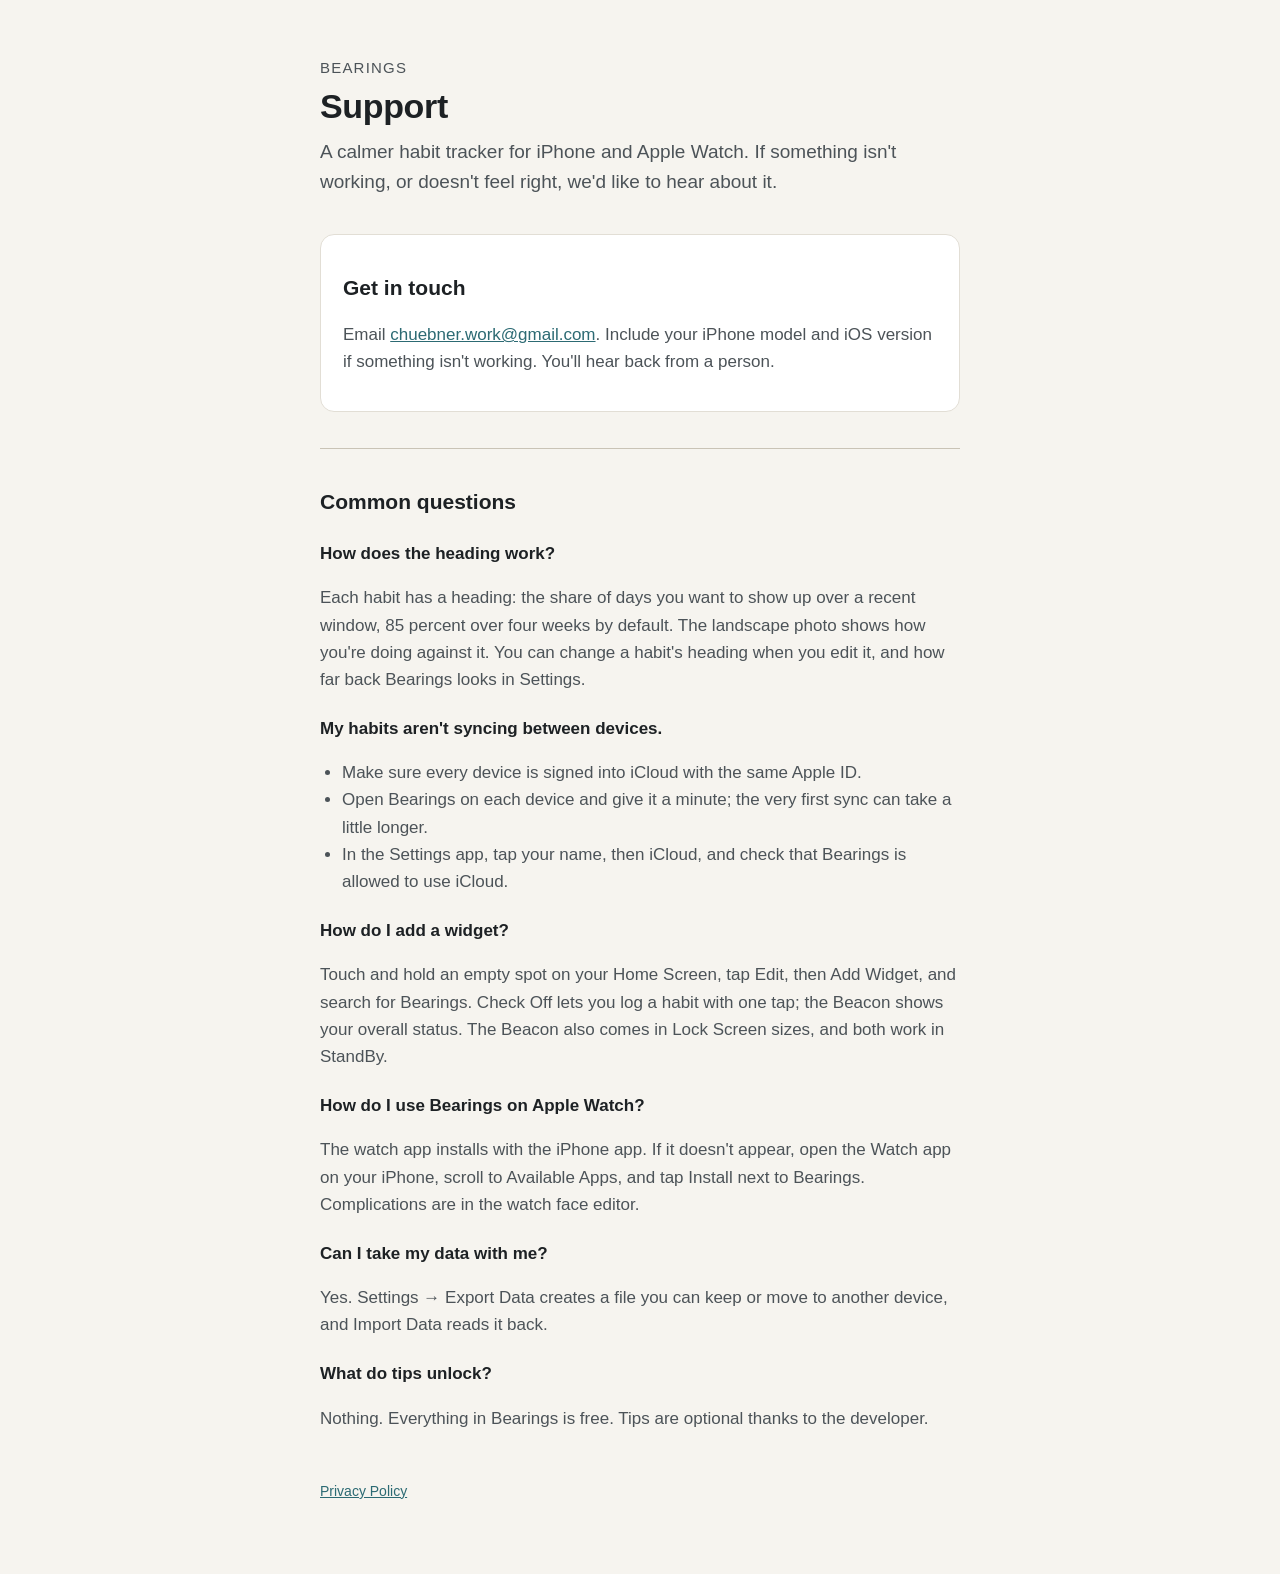
<file: index.html>
<!doctype html>
<html lang="en">
<head>
<meta charset="utf-8">
<meta name="viewport" content="width=device-width, initial-scale=1">
<title>Bearings Support</title>
<meta name="description" content="Help and contact for Bearings, a calmer habit tracker for iPhone and Apple Watch.">
<link rel="stylesheet" href="style.css">
</head>
<body>
<main>
  <header>
    <div class="mark">Bearings</div>
    <h1>Support</h1>
    <p class="lede">A calmer habit tracker for iPhone and Apple Watch. If something isn't working, or doesn't feel right, we'd like to hear about it.</p>
  </header>

  <div class="card">
    <h2>Get in touch</h2>
    <p>Email <a href="mailto:chuebner.work@gmail.com">chuebner.work@gmail.com</a>. Include your iPhone model and iOS version if something isn't working. You'll hear back from a person.</p>
  </div>

  <hr class="horizon">

  <h2>Common questions</h2>

  <h3>How does the heading work?</h3>
  <p>Each habit has a heading: the share of days you want to show up over a recent window, 85 percent over four weeks by default. The landscape photo shows how you're doing against it. You can change a habit's heading when you edit it, and how far back Bearings looks in Settings.</p>

  <h3>My habits aren't syncing between devices.</h3>
  <ul>
    <li>Make sure every device is signed into iCloud with the same Apple ID.</li>
    <li>Open Bearings on each device and give it a minute; the very first sync can take a little longer.</li>
    <li>In the Settings app, tap your name, then iCloud, and check that Bearings is allowed to use iCloud.</li>
  </ul>

  <h3>How do I add a widget?</h3>
  <p>Touch and hold an empty spot on your Home Screen, tap Edit, then Add Widget, and search for Bearings. Check Off lets you log a habit with one tap; the Beacon shows your overall status. The Beacon also comes in Lock Screen sizes, and both work in StandBy.</p>

  <h3>How do I use Bearings on Apple Watch?</h3>
  <p>The watch app installs with the iPhone app. If it doesn't appear, open the Watch app on your iPhone, scroll to Available Apps, and tap Install next to Bearings. Complications are in the watch face editor.</p>

  <h3>Can I take my data with me?</h3>
  <p>Yes. Settings → Export Data creates a file you can keep or move to another device, and Import Data reads it back.</p>

  <h3>What do tips unlock?</h3>
  <p>Nothing. Everything in Bearings is free. Tips are optional thanks to the developer.</p>

  <footer>
    <a href="privacy.html">Privacy Policy</a>
  </footer>
</main>
</body>
</html>
</file>
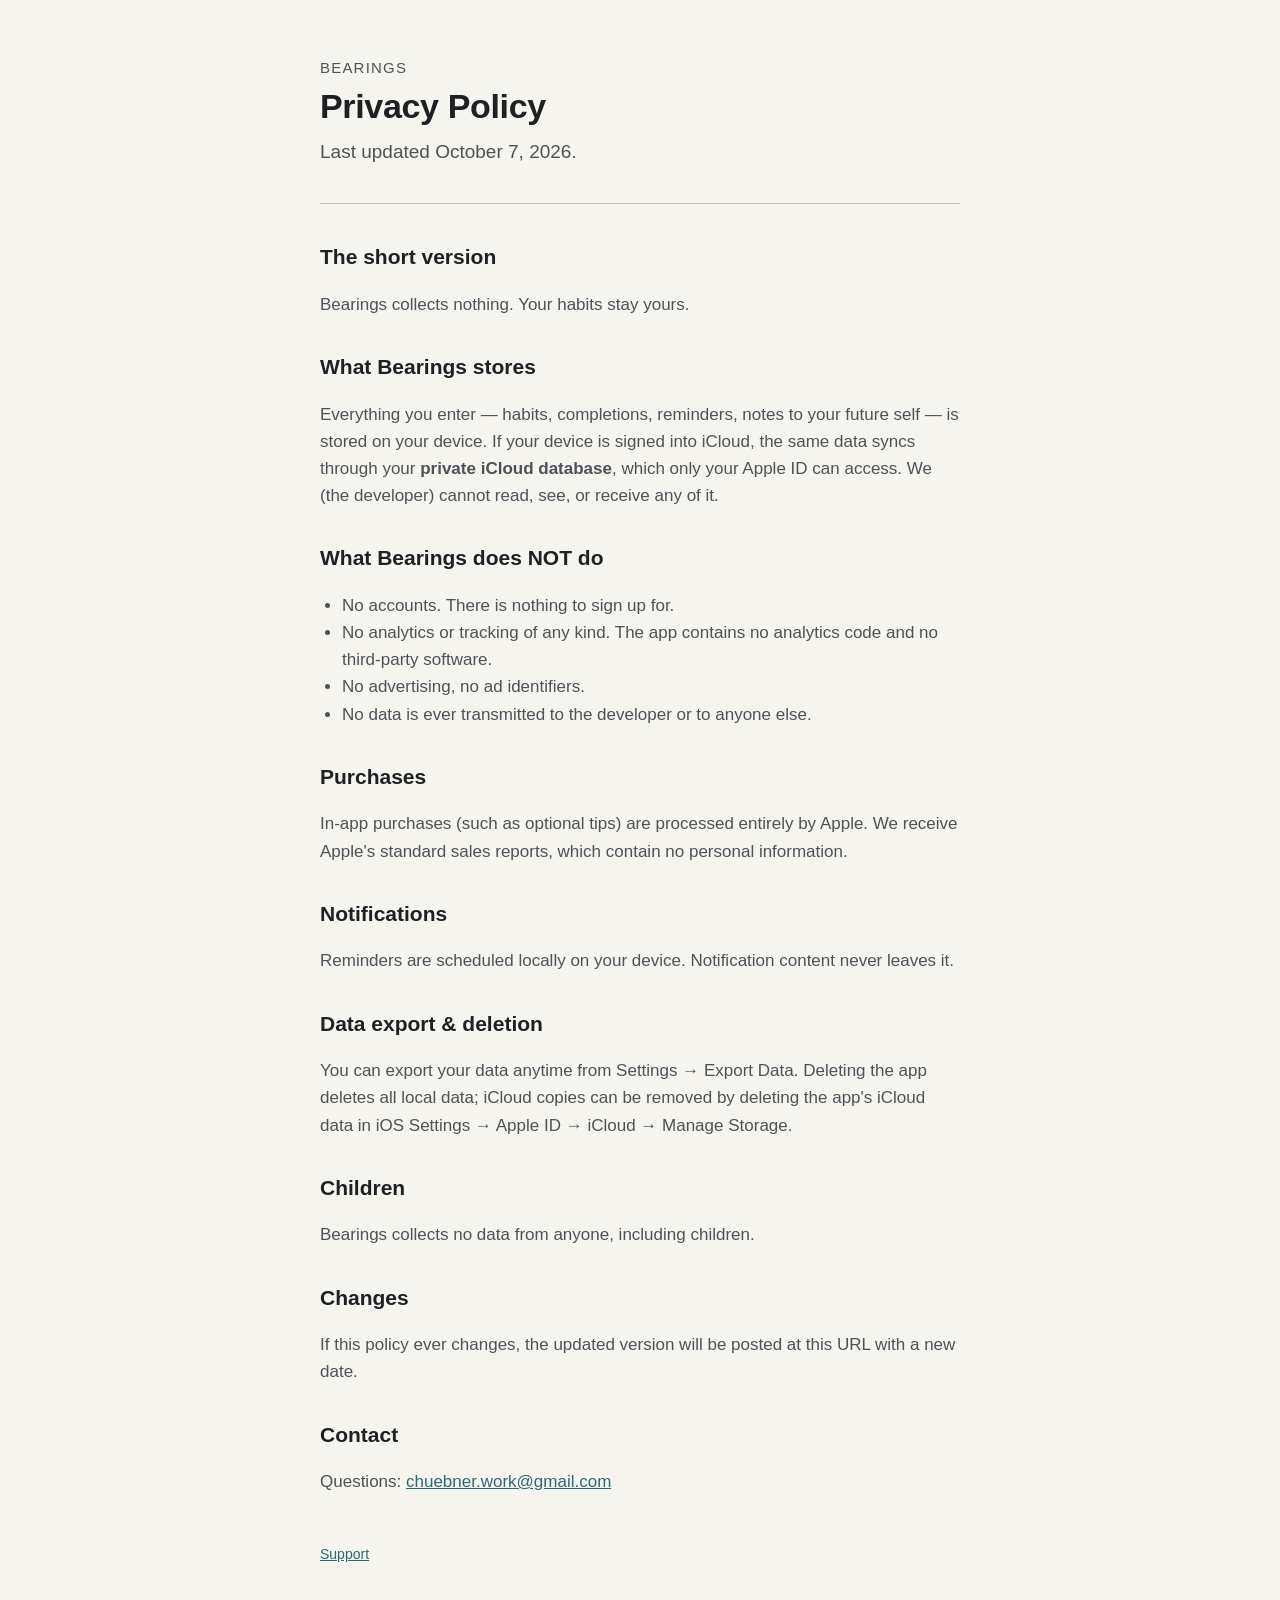
<file: privacy.html>
<!doctype html>
<html lang="en">
<head>
<meta charset="utf-8">
<meta name="viewport" content="width=device-width, initial-scale=1">
<title>Bearings Privacy Policy</title>
<meta name="description" content="Bearings collects nothing. Your habits stay yours.">
<link rel="stylesheet" href="style.css">
</head>
<body>
<main>
  <header>
    <div class="mark">Bearings</div>
    <h1>Privacy Policy</h1>
    <p class="lede">Last updated October 7, 2026.</p>
  </header>
  <hr class="horizon">
  <h2>The short version</h2>
  <p>Bearings collects nothing. Your habits stay yours.</p>
  <h2>What Bearings stores</h2>
  <p>Everything you enter — habits, completions, reminders, notes to your future self — is stored on your device. If your device is signed into iCloud, the same data syncs through your <strong>private iCloud database</strong>, which only your Apple ID can access. We (the developer) cannot read, see, or receive any of it.</p>
  <h2>What Bearings does NOT do</h2>
  <ul>
  <li>No accounts. There is nothing to sign up for.</li>
  <li>No analytics or tracking of any kind. The app contains no analytics code and no third-party software.</li>
  <li>No advertising, no ad identifiers.</li>
  <li>No data is ever transmitted to the developer or to anyone else.</li>
  </ul>
  <h2>Purchases</h2>
  <p>In-app purchases (such as optional tips) are processed entirely by Apple. We receive Apple's standard sales reports, which contain no personal information.</p>
  <h2>Notifications</h2>
  <p>Reminders are scheduled locally on your device. Notification content never leaves it.</p>
  <h2>Data export & deletion</h2>
  <p>You can export your data anytime from Settings → Export Data. Deleting the app deletes all local data; iCloud copies can be removed by deleting the app's iCloud data in iOS Settings → Apple ID → iCloud → Manage Storage.</p>
  <h2>Children</h2>
  <p>Bearings collects no data from anyone, including children.</p>
  <h2>Changes</h2>
  <p>If this policy ever changes, the updated version will be posted at this URL with a new date.</p>
  <h2>Contact</h2>
  <p>Questions: <a href="mailto:chuebner.work@gmail.com">chuebner.work@gmail.com</a></p>
  <footer>
    <a href="index.html">Support</a>
  </footer>
</main>
</body>
</html>
</file>
<file: style.css>
:root {
  --bg: #f6f4ef;
  --surface: #ffffff;
  --ink: #1d2124;
  --ink-2: #4c5358;
  --line: #e2ded5;
  --accent: #2c6a73;
  --horizon: #c9c3b6;
  color-scheme: light dark;
}
@media (prefers-color-scheme: dark) {
  :root {
    --bg: #12161a;
    --surface: #1a2026;
    --ink: #e9ecee;
    --ink-2: #a9b2b8;
    --line: #2a323a;
    --accent: #7fc1c9;
    --horizon: #36404a;
  }
}
* { box-sizing: border-box; }
body {
  margin: 0;
  background: var(--bg);
  color: var(--ink);
  font: 17px/1.6 ui-rounded, -apple-system, BlinkMacSystemFont, "SF Pro Rounded", "Helvetica Neue", Arial, sans-serif;
  -webkit-text-size-adjust: 100%;
}
main { max-width: 680px; margin: 0 auto; padding: 56px 20px 72px; }
header { margin-bottom: 36px; }
header .mark { font-size: 15px; letter-spacing: 0.08em; text-transform: uppercase; color: var(--ink-2); }
h1 { font-size: 34px; line-height: 1.2; margin: 6px 0 10px; font-weight: 650; letter-spacing: -0.01em; }
.lede { font-size: 19px; color: var(--ink-2); margin: 0; }
.horizon { height: 1px; background: var(--horizon); margin: 36px 0; border: 0; }
h2 { font-size: 21px; margin: 32px 0 8px; font-weight: 620; }
h3 { font-size: 17px; margin: 22px 0 4px; font-weight: 620; }
p, li { color: var(--ink-2); }
ul { padding-left: 22px; }
a { color: var(--accent); }
.card { background: var(--surface); border: 1px solid var(--line); border-radius: 14px; padding: 4px 22px 18px; margin-top: 20px; }
footer { margin-top: 48px; font-size: 14px; color: var(--ink-2); }
footer a { margin-right: 18px; }
</file>
